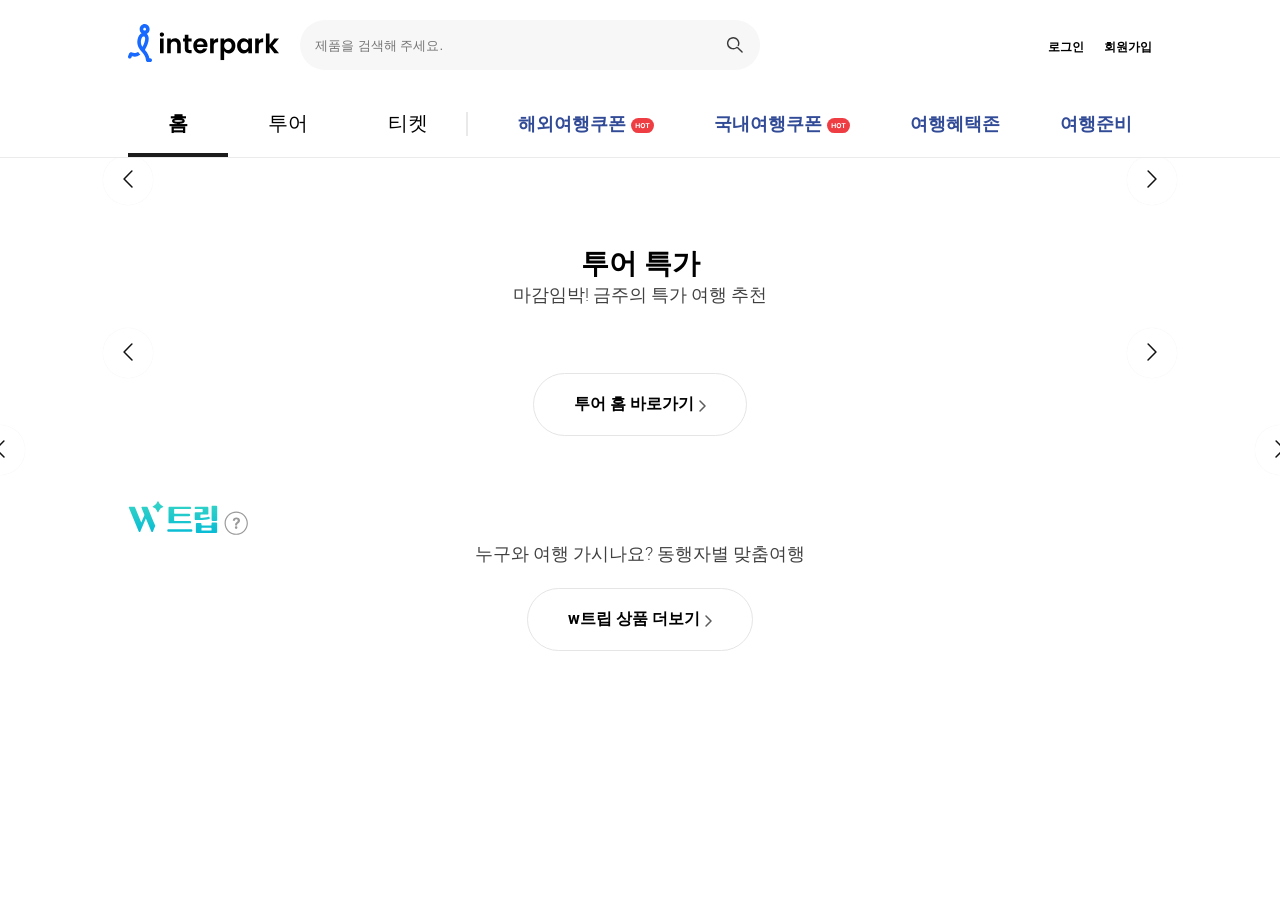
<file: public/index.html>
<!DOCTYPE html>
<html lang="ko">
  <head>
    <meta charset="UTF-8" />
    <meta name="viewport" content="width=device-width, initial-scale=1.0" />
    <title>인터파크 홈페이지 클론 코딩</title>
    <!-- 외부라이브러리 -->
    <link
      rel="stylesheet"
      href="https://cdn.jsdelivr.net/npm/swiper@11/swiper-bundle.min.css"
    />
    <script src="https://cdn.jsdelivr.net/npm/swiper@11/swiper-bundle.min.js"></script>

    <link rel="stylesheet" href="css/common.css" />
    <link rel="stylesheet" href="css/header.css" />
    <link rel="stylesheet" href="css/banner.css" />
    <link rel="stylesheet" href="css/tour.css" />
    <link rel="stylesheet" href="css/trip.css" />

    <!-- js 초기 코드  -->
    <script src="js/index.js"></script>
    <script src="js/header.js"></script>
    <script src="js/banner.js"></script>
    <script src="js/tour.js"></script>
    <script src="js/trip.js"></script>
    <meta name="viewport" content="width-device-width, initial-scale=1.0" />
  </head>

  <body>
    <!-- 전체 레이아웃  -->
    <div class="wrap">
      <!-- 상단 -->
      <header class="header">
        <div class="layout">
          <!-- 상단의 위 -->
          <div class="header_top">
            <div class="header_top_left">
              <!-- 로고 -->
              <div class="logo">
                <a href="http://www.interpark.com" target="_blank">
                  <img src="images/logo.svg" alt="로고" title="인터파크" />
                </a>
              </div>
              <!-- 제품검색 -->
              <div class="search">
                <!-- 제품 검색 API 연동 -->
                <form class="search_form">
                  <input
                    class="search_form_word"
                    type="text"
                    placeholder="제품을 검색해 주세요."
                  />
                  <input
                    class="search_form_button"
                    type="submit"
                    value="검색"
                  />
                </form>
              </div>
            </div>
            <div class="header_top_right">
              <ul class="member">
                <li><a href="#">로그인</a></li>
                <li><a href="#">회원가입</a></li>
              </ul>
            </div>
          </div>
          <!-- 상단의 아래 -->
          <div class="header_bottom">
            <div class="header_bottom_nav">
              <ul class="nav">
                <li><a href="#" class="focus">홈</a></li>
                <li><a href="#">투어</a></li>
                <li><a href="#">티켓</a></li>
              </ul>
            </div>
            <div class="header_bottom_eventmenu">
              <ul class="coupon">
                <li>
                  <a href="#">
                    해외여행쿠폰
                    <img
                      src="images/badge_hot.svg"
                      alt="해외여행쿠폰"
                      title="해외여행쿠폰"
                    />
                  </a>
                </li>
                <li>
                  <a href="#">
                    국내여행쿠폰
                    <img
                      src="images/badge_hot.svg"
                      alt="국내여행쿠폰"
                      title="국내여행쿠폰"
                    />
                  </a>
                </li>
                <li><a href="#">여행혜택존</a></li>
                <li><a href="#">여행준비</a></li>
              </ul>
            </div>
          </div>
        </div>
      </header>
      <!-- 모바일 상단 -->
      <div class="m_header">
        <div class="m_header_menu">
          <a href="#">홈</a>
          <a href="#">투어</a>
          <a href="#">티켓</a>
        </div>
        <div class="m_header_search">
          <a href="#">
            <img src="images/btn_search.svg" alt="제품검색" />
          </a>
        </div>
      </div>
      <!-- 메인 -->
      <main class="main">
        <div class="layout">
          <!-- Banner -->
          <div class="banner">
            <!-- 절대로 swiper 단어 고치지 않는다 -->
            <div class="swiper sw_banner">
              <div class="swiper-wrapper">
                <!-- API 연동 -->
              </div>
            </div>
            <div class="swiper-pagination sw_banner_pg"></div>

            <button class="slide_bt banner_prev slide_bt_left">
              <img src="images/slider_arrow.svg" alt="left" title="left" />
            </button>

            <button class="slide_bt banner_next slide_bt_right">
              <img src="images/slider_arrow.svg" alt="right" title="right" />
            </button>
          </div>
          <!-- Tour -->
          <div class="tour">
            <div class="section_top">
              <h2 class="section_title">투어 특가</h2>
              <span class="section_desc">마감임박! 금주의 특가 여행 추천</span>
            </div>
            <div class="section_list">
              <!--Start 목록영역 -->
              <div class="section_category">
                <ul class="section_category_bts">
                  <!-- API 연동 -->
                </ul>
              </div>

              <div class="section_slide_wrap">
                <div class="section_slide">
                  <!-- Swipe 투어 영역 -->
                  <div class="swiper sw_tour">
                    <div class="swiper-wrapper">
                      <!-- API 연동 -->
                    </div>
                  </div>
                  <button class="slide_bt tour_prev slide_bt_left">
                    <img
                      src="images/slider_arrow.svg"
                      alt="left"
                      title="left"
                    />
                  </button>

                  <button class="slide_bt tour_next slide_bt_right">
                    <img
                      src="images/slider_arrow.svg"
                      alt="right"
                      title="right"
                    />
                  </button>
                </div>
              </div>

              <!--End 목록영역 -->
            </div>
            <div class="section_bts">
              <a href="#">
                투어 홈 바로가기
                <img
                  src="images/icon_linkArrow.svg"
                  alt="투어 홈 바로가기"
                  title="투어 홈 바로가기"
                />
              </a>
            </div>
          </div>
          <!-- Trip -->

          <div class="trip">
            <div class="swiper sw_trip">
              <div class="swiper-wrapper">
                <!-- API 연동 -->
              </div>
            </div>

            <!-- w트립 로고 + 설명 부분 -->
            <div class="trip_logos">
              <img
                src="api/trip/icon_w_trip_new_pc.svg"
                alt="w트립"
                title="w트립"
              />
              <img src="api/trip/icon_w_trip_question_mark_pc.svg" />
              <span class="section_desc"
                >누구와 여행 가시나요? 동행자별 맞춤여행</span
              >
            </div>

            <!-- 투어같은 슬라이더 부분  -->
            <div>
              <div class="swiper-pagination sw_trip_pg"></div>

              <button class="slide_bt trip_prev slide_bt_left">
                <img src="images/slider_arrow.svg" alt="left" title="left" />
              </button>

              <button class="slide_bt trip_next slide_bt_right">
                <img src="images/slider_arrow.svg" alt="right" title="right" />
              </button>
            </div>

            <div class="section_bts">
              <a href="#">
                w트립 상품 더보기
                <img
                  src="images/icon_linkArrow.svg"
                  alt="투어 홈 바로가기"
                  title="투어 홈 바로가기"
                />
              </a>
            </div>
          </div>

          <!-- Ticket -->
          <div></div>
          <!-- Live -->
          <div></div>
        </div>
      </main>
      <!-- 하단 -->
      <footer>
        <div></div>
        <div></div>
        <div></div>
        <div></div>
      </footer>
    </div>
  </body>
</html>
</file>
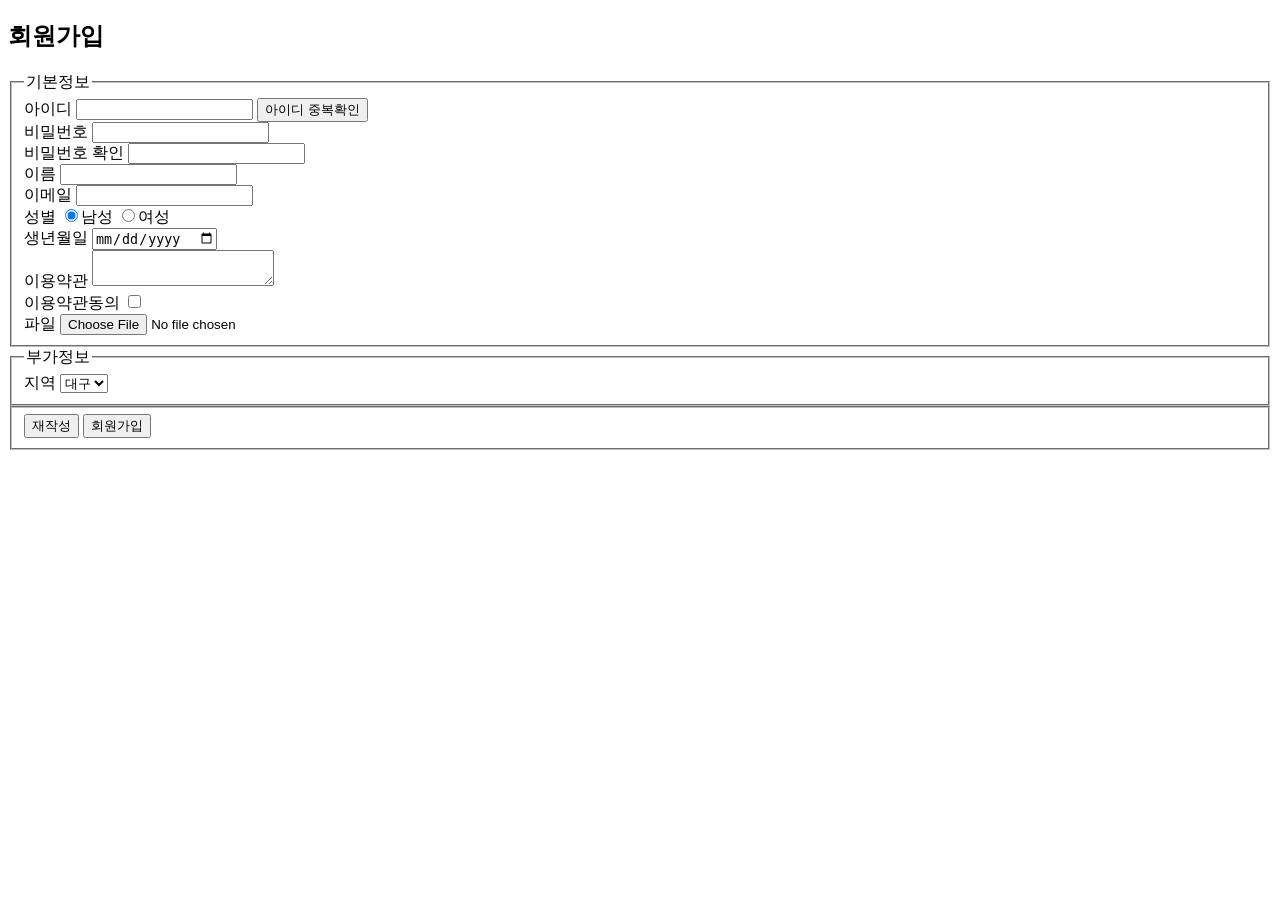
<file: public/form.html>
<!DOCTYPE html>
<html lang="ko">
  <head>
    <meta charset="UTF-8" />
    <meta http-equiv="X-UA-Compatible" content="IE=edge" />
    <meta name="viewport" content="width=device-width, initial-scale=1.0" />
    <title>회원가입</title>
  </head>
  <body>
    <div class="join_form">
      <h2>회원가입</h2>
      <!-- action: 정보를 보낼 주소 -->
      <!-- method: get방식은 웹브라우저에 노출됨(기본값, 생략하면 get으로) -->
      <form action="member_join.jsp" methon="get">
        <!-- name: 뒤에 적힌 것은 변수명, 입력된 값을 변수에 대입 -->
        <!-- 주소?변수&변수 / &으로 변수를 구분함 -->

        <fieldset>
          <!-- 입력 항목을 구분하여 묶어줌 -->
          <legend>기본정보</legend>

          <label for="userid">아이디</label>
          <!-- required: 입력 필수 항목 -->
          <input
            type="text"
            id="userid"
            name="userid"
            minlength="8"
            maxlength="16"
            required
          />

          <button>아이디 중복확인</button>
          <br />

          <label for="pass">비밀번호</label>
          <input
            id="pass"
            name="pass"
            type="password"
            minlength="8"
            maxlength="16"
            required
          />
          <br />

          <label for="confirmpass">비밀번호 확인</label>
          <input
            id="confirmpass"
            type="password"
            minlength="8"
            maxlength="16"
            required
          />
          <br />

          <label>이름</label>
          <input name="username" type="text" required / >
          <br />

          <label>이메일</label>
          <input name="useremail" type="email" required / >
          <br />

          <label>성별</label>
          <!-- checked: 디폴트 설정 -->
          <input name="usergender" type="radio" value="1" checked />남성
          <input name="usergender" type="radio" value="2" />여성
          <br />

          <label>생년월일</label>
          <input type="date" name="birthday" />
          <br />

          <label>이용약관</label>
          <!-- textarea: 공백이 포함됨(엔터키 안 치길 권장) -->
          <!-- readonly: 읽기만 가능 -->
          <textarea readonly></textarea>
          <br />

          <label for="agree">이용약관동의</label>
          <input type="checkbox" name="agree" />
          <br />

          <!-- 파일 용량을 파악/제어하는 건 JS에서 -->
          <label for="file">파일</label>
          <input type="file" name="file" />
        </fieldset>

        <fieldset>
          <legend>부가정보</legend>
          <label>지역</label>
          <select name="city">
            <option value="dg">대구</opsion>
            <option value="se">서울</opsion>
          </select>
        </fieldset>

        <!-- 버튼 -->
        <fieldset>
            <input type="reset" value="재작성"/>
            <input type="submit" value="회원가입"/>
        </fieldset>
      </form>
    </div>
  </body>
</html>
</file>
<file: public/css/common.css>
@charset "utf-8"; /* 화면에 표현되는 속성... 맨위에 놓을 것 */
@import url("https://fonts.googleapis.com/css2?family=Roboto:ital,wght@0,100..900;1,100..900&display=swap");

* {
  box-sizing: border-box; /* 박스 안으로 그리도록 */
  /* 레이아웃 만들기 전 작업 */
  margin: 0;
  padding: 0;
  outline-style: none;
  /* outline-style: none; < 탭누를 대마다 포커스 맞춰주는 아웃라인. 해도 괜찮고 안해도 괜찮음. */
} /* 전부 선택 : * */

/* 태그 선택 : 추천하는 각 태그별 기본값 */
a {
  text-decoration: none;
  /* 디자인 보고 수정 */
  color: #000000;
}
ul {
  list-style: none;
}
html {
  width: 100%;
  font-size: 16px;
  /* 가로 스크롤은 좋지 않음 */
  overflow-x: hidden;
}

body {
  width: 100%;
  /* 글꼴 필요 (앞 글꼴이 적용 안되면 뒤 글꼴로 - 배치순서) */
  font-family: "Segoe UI", Roboto, Arial, "Noto Sans", sans-serif;
  font-size: 1rem; /* html 글자 크기의 배율만큼*/
  letter-spacing: 0px;
  /* 디자인 보고 수정 */
  color: #000000;
  word-spacing: 0px;
}

.wrap {
  width: 100%;
}

/* header가 fixed가 되면 강제로 padding 넣기 */
.main_fixed {
  padding-top: 150px;
}

.slide_bt {
  position: absolute;
  top: 50%;
  z-index: 100;
  width: 50px;
  height: 50px;
  background-color: rgba(255, 255, 255, 0.85);
  border: #e6e6e6;
  border-radius: 50%;
  box-shadow: 0 0 0.8px rgba(0, 0, 0, 0.13);
  cursor: pointer;
}

/* swiper 버튼 비활성시 표현 */
.swiper-button-disabled {
  display: none !important;
}

.layout {
  /* min-width: 1024px; */
  width: 100%;
  /* 반응형! */
  max-width: 1280px;

  margin: 0 auto;
  /* → margin-top: 0;
  margin-bottom: 0;
  margin-left: auto;
  margin-right: auto; */
}

/* 빈응형 작업 */
@media screen and (max-width: 1280px) {
  .layout {
    max-width: 1024px;
  }
}
@media screen and (max-width: 1024px) {
  .layout {
    max-width: 760px;
  }
}
@media screen and (max-width: 760px) {
  .layout {
    max-width: 100%;
  }
}
</file>
<file: public/css/header.css>
main {
  padding-top: 150px;
}

.header {
  position: fixed;
  left: 0;
  right: 0;
  width: 100%;
  background-color: #ffffff;
  border-bottom: 1px solid #ebebeb;
  z-index: 999;
}
.header_down {
  position: fixed;
  top: 0;
  left: 0;
  z-index: 999;
  width: 100%;
}

.header_top {
  position: relative;
  z-index: 999;
  display: flex;
  justify-content: space-between;
  align-items: center;
  width: 100%;
  /* padding-top: 30px; */
  /* padding-bottom: 30px; */
  padding: 20px 0;
  transition: all 0.15s;
}
.header_top_down {
  padding: 0px;
}

.header_top_left {
  display: flex;
  align-items: center;
  gap: 20px;
}

.logo > a > img {
  width: 152px;
  height: auto;
}

.search {
}
.search_down {
  position: absolute;
  top: 10px;
  left: 350px;
}

.search_form {
  display: flex;
  align-items: center;
  width: 460px;
}

.search_form_word {
  width: calc(100% - 50px);
  height: 50px;
  background-color: #f7f7f8;
  border: none;
  border-radius: 25px 0px 0px 25px;
  padding-left: 15px;
}
.search_form_button {
  width: 50px;
  height: 50px;
  font-size: 0;

  /* background-color: red;
  background-image: url("../images/btn_search.svg");
  background-repeat: no-repeat;
  background-position: center;
  background-size: 18px; */

  background: #f7f7f8 url("../images/btn_search.svg") no-repeat center;
  background-color: #f7f7f8;
  background-size: 18px;
  border: none;
  border-radius: 0px 25px 25px 0px;
  cursor: pointer;
}

.header_top_right {
  position: relative;
}
.member {
  display: flex;
  gap: 20px;
}
.member_down {
  position: absolute;
  top: 30px;
  right: 0;
}

.member > li > a {
  font-size: 12px;
  font-weight: 700;
  line-height: 16px;
  color: #000000;
}

.header_bottom {
  display: flex;
  align-items: center;
  width: 100%;
}
.header_bottom_nav {
}
.nav {
  position: relative;
  display: flex;
  gap: 0px;
}
.nav::after {
  position: absolute;
  /* top: calc(100% - 50% - 24px / 2); */
  top: 50%;
  right: 0;
  display: block;

  width: 2px;
  height: 24px;
  background-color: #e9e9e9;
  transform: translateY(-50%);
  content: "";
}

.nav li a {
  position: relative;

  display: block;
  padding: 20px 40px;
  font-size: 20px;
  font-weight: 400;
}

.nav li a.focus {
  font-weight: 700 !important;
}

.nav li a.focus::after {
  position: absolute;
  bottom: 0;
  left: 0;

  display: block;
  width: 100%;
  height: 4px;
  background-color: #1c1c1c;
  content: "";
}

.header_bottom_eventmenu {
}
.coupon {
  display: flex;
  align-items: center;
  gap: 20px;
  margin-left: 30px;
}
.coupon > li > a {
  display: flex;
  align-items: center;
  padding: 0 20px;

  font-size: 18px;
  font-weight: 600;
  color: #324b97;
  gap: 5px;
}
.coupon > li > a > img {
  transform: translateY(10%);
}

/* 모바일 헤더 */
.m_header {
  padding: 20px;
  display: none;
  position: fixed;
  top: 0;
  left: 0;
  z-index: 999;
  width: 100%;
  height: 54px;
  background-color: #fff;
  border-bottom: 1px solid #ebebeb;
}

.m_header_menu {
  display: flex;
  align-items: center;
  gap: 15px;
}

.m_header_menu > a {
  font-size: 22px;
  font-weight: 400;
}
.m_header_search {
  display: flex;
  align-items: center;
}
.m_header_search > a {
}

/* 반응형 작업 */
@media all and (max-width: 1024px) {
  .main {
    padding: 54px;
  }
  .header {
    display: none;
  }
  .m_header {
    display: flex;
    justify-content: space-between;
    align-content: center;
  }
}
</file>
<file: public/css/banner.css>
.banner {
  position: relative;
  margin-top: 30px;
}

.banner_fix {
  padding-top: 50px;
}

.banner_slide {
  display: flex;
  gap: 25px;
}

.sw_banner {
  border-radius: 15px;
}

.banner_list {
  overflow: hidden;
  border-radius: 15px;
}
/* 이미지가 영역에 가득 채워지고 비율이 유지되도록 */
.banner_list img {
  display: block;
  width: 100%;
  height: 100%;
  /* 비율 유지, 영역에 가득채우기 */
  object-fit: cover;
}

.slide_bt_left {
  left: 0;
  transform: translateX(-50%) translateY(-50%) rotateY(180deg);
}
.slide_bt_right {
  right: 0;
  transform: translateX(50%) translateY(-50%);
}

/* 반응형 코드 */
.sw_banner_pg {
  display: none;
  bottom: -25px !important;
}

@media all and (max-width: 1024px) {
  .sw_banner_pg {
    display: block;
  }
  /* 평상시 버튼 모습 */
  .sw_banner_pg .swiper-pagination-bullet {
    width: 6;
    height: 6;
    opacity: 0.6;
    background-color: #fff !important;
  }

  /* 포커스된 버튼 모습 */
  .sw_banner_pg .swiper-pagination-bullet-active {
    opacity: 1;
    background-color: #fff !important;
  }
}
@media all and (max-width: 960px) {
  .sw_banner {
    width: 350px;
  }
  .sw_banner_pg {
    bottom: 0 !important;
  }
}
</file>
<file: public/css/tour.css>
.tour {
  positon: relative;
  margin-top: 65px;
}
.section_top {
  padding-bottom: 22px;
}
.section_title {
  font-size: 28px;
  font-weight: 700;
  text-align: center;
}
.section_desc {
  display: block;
  font-size: 18px;
  font-weight: 300;
  text-align: center;
  color: rgba(0, 0, 0, 0.75);
}
.section_list {
}
.section_category {
  display: flex;
  justify-content: center;
  padding-bottom: 24px;
}
.section_category_bts {
  display: flex;
  gap: 6px;
}
.section_category_bts li {
}
.section_category_bts li button {
  padding: 15px 20px;
  font-size: 14px;
  font-weight: 400;
  background-color: #ffffff;
  border: 1px solid #e5e5e5;
  border-radius: 52px;
  transition: all 0.2s;
  cursor: pointer;
}

.section_category_bts li button.cate_focus {
  font-weight: 700;
  color: #ffffff;
  background-color: #333333;
  border: 1px solid #333333;
}

.section_slide {
  position: relative;
  margin-bottom: 20px;
}
.item {
  position: relative;
  overflow: hidden;
  border: 1px solid #e5e5e5;
  border-radius: 10px;
}
.item > a {
}
.item_image {
  width: 100%;
  height: 250px;
  overflow: hidden;
  margin-bottom: 25px;
}
.item_image > img {
  display: block;
  width: 100%;
  height: 100%;
  object-fit: cover;
}
.item_name {
  position: absolute;
  top: 235px;
  left: 20px;
  padding: 10px;
  font-size: 14px;
  font-weight: 600;
  color: #ffffff;
  background-color: #1769ff;
  border-radius: 4px;
}
.item_coupon {
  display: block;
  /* 말줄임 처리 */
  overflow: hidden;
  font-size: 14px;
  font-weight: 400;
  color: #1769ff;
  /* 줄내림 방지 */
  white-space: nowrap;
  text-overflow: ellipsis;
}

.item_text {
  padding: 20px;
  padding-top: 5px;
}
.item_desc {
  display: block;
  overflow: hidden;
  font-size: 14px;
  font-weight: 400;
  color: #333333;
  white-space: nowrap;
  text-overflow: ellipsis;
}
.item_price {
  font-size: 16px;
  font-weight: 400;
}
.item_price > b {
  font-size: 20px;
  font-weight: 700;
}

.section_bts {
  display: flex;
  justify-content: center;
}
.section_bts > a {
  display: flex;
  align-items: center;
  padding: 20px 40px;
  font-size: 16px;
  font-weight: 700;
  background-color: #fff;
  border: 1px solid #e5e5e5;
  border-radius: 40px;
  gap: 5px;
}
.section_bts > a > img {
  transform: translateY(1px);
}

/* 반응형 */
@media all and (max-width: 1024px) {
  .tour {
    border-top: 8px solid #f4f4f4;
    margin-top: 50px;
    padding-top: 10px;
  }
  .tour .section_top {
    padding-bottom: 12px;
  }

  .tour .section_title {
    font-size: 21px;
  }
  .tour .section_desc {
    font-size: 15px;
  }
  .section_category_bts > li > button {
    padding: 9px 20px;
  }
  .tour .section_slide {
    min-width: 20px;
    overflow: hidden;
  }
  .tour .sw_banner {
    width: 1260px !important;
  }

  /* 반응형 슬라이드 높이 */
  .item {
    height: 240px !important;
  }
  .item_image {
    height: 138px !important;
    margin-bottom: 15px !important;
  }
  .item_name {
    top: 127px;
    left: 8px;
    padding: 3px;
    font-size: 11px;
    font-weight: 500;
    border-radius: 4px;
  }
  .item_coupon {
  }
  .item_desc {
  }
  .item_price > b {*
    font-size: 14px;
  }
  .item_text {
    padding: 5px;
  }

  .section_bts > a {
    justify-content: center;
    width: 95%;
    padding: 15px, 20px;
    border-radius: 4px;
  }
}

/* @media all and (max-width: 960px) {
  .item {
    height: 222px !important;
  }
} */
</file>
<file: public/css/trip.css>
.trip {
  positon: relative;
  margin: 65px 0px;
}

.trip_logos {
  justify-items: center;
  padding-bottom: 22px;
}
</file>
